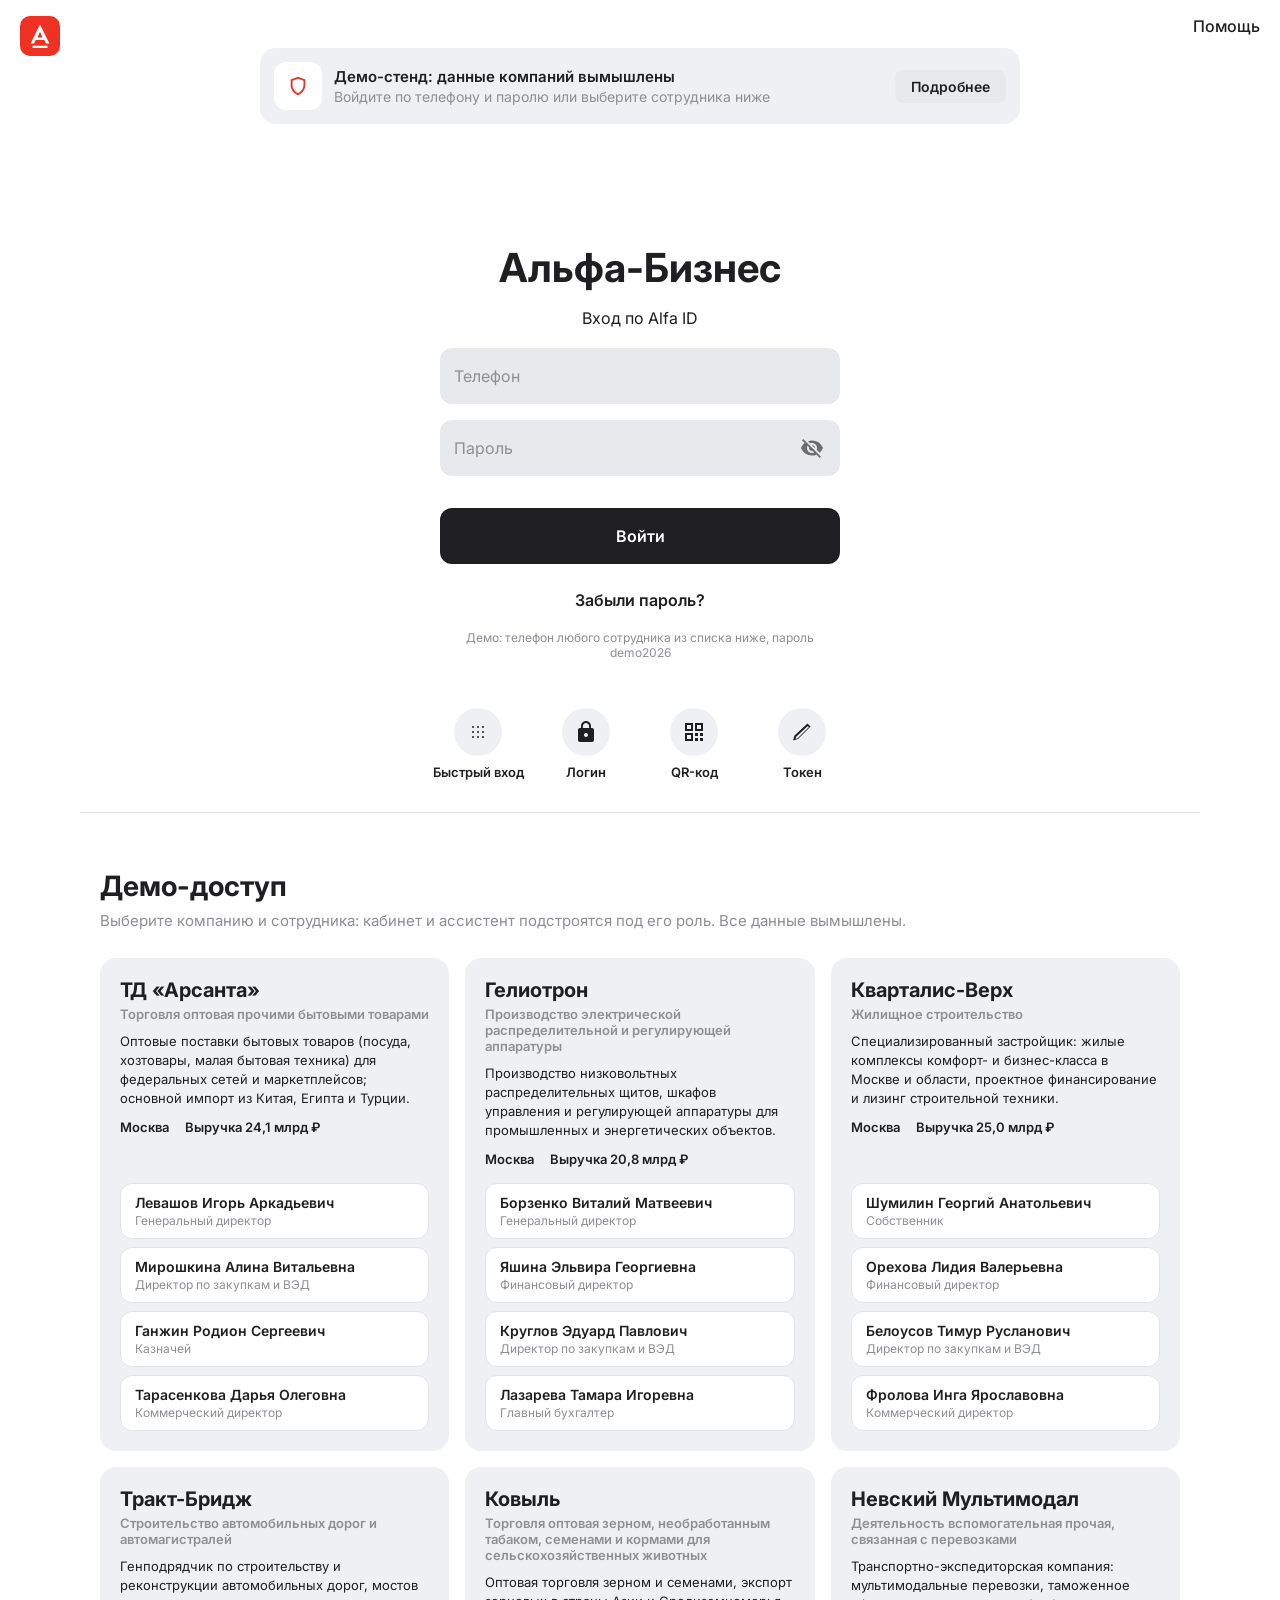
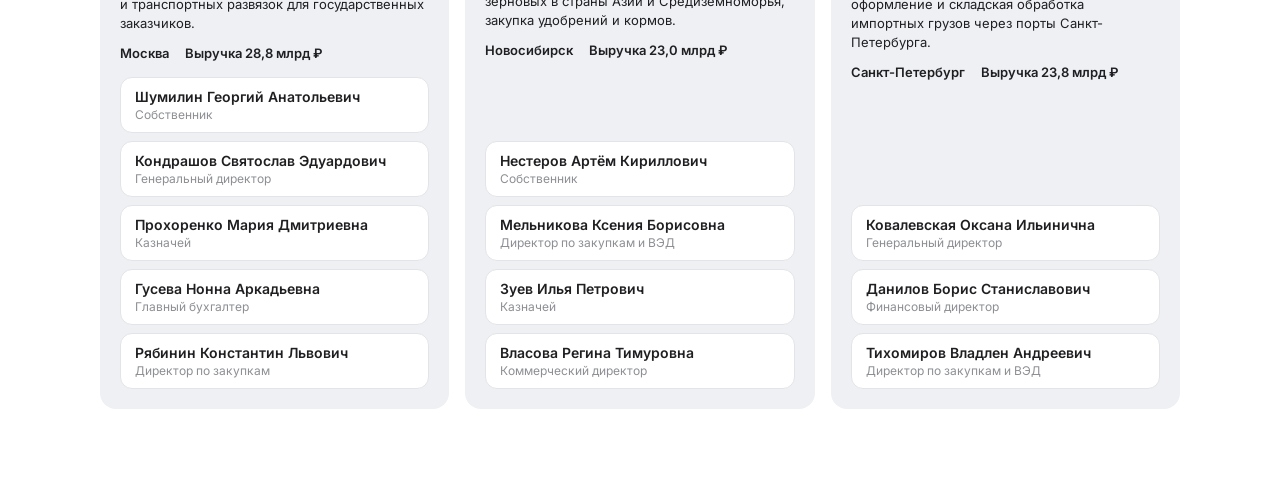
<file: src/frontend/login.html>
<!doctype html>
<html lang="ru">
<head>
  <meta charset="utf-8">
  <meta name="viewport" content="width=device-width, initial-scale=1">
  <title>Альфа-Бизнес · Вход</title>
  <link rel="preconnect" href="https://fonts.googleapis.com">
  <link rel="preconnect" href="https://fonts.gstatic.com" crossorigin>
  <link href="https://fonts.googleapis.com/css2?family=Inter:wght@400;500;600;700&display=swap" rel="stylesheet">
  <link rel="stylesheet" href="styles/tokens.css">
  <link rel="stylesheet" href="styles/login.css">
</head>
<body class="login-body">
  <div id="login"></div>
  <script type="module" src="src/login/main.js"></script>
</body>
</html>
</file>
<file: src/frontend/styles/tokens.css>
/* Figma variables `alfa/color` (file vjxsTW9WiBgu2OuJo2EJKM). */
:root {
  --bg-page: #f1f2f4;
  --bg-surface: #ffffff;
  --bg-muted: #e8e9ec;
  --bg-chip: #eef0f3;
  --line-default: #e3e4e8;

  --text-primary: #1f1f22;
  --text-secondary: #8d8f94;
  --text-inverse: #ffffff;

  --brand-red: #ef3124;
  --brand-blue: #2688eb;
  --brand-blue-soft: #e3f0ff;
  --brand-purple: #5b4fd6;
  --brand-purple-soft: #e8e6ff;

  --sev-attention: #ef3124;
  --sev-attention-soft: #fde7e5;
  --sev-watch: #e89a0c;
  --sev-watch-soft: #fff1d6;
  --sev-opportunity: #1fa463;
  --sev-opportunity-soft: #ddf4e7;

  --assistant-gradient: linear-gradient(135deg, #f03024 0%, #ff7359 71.4%);

  --font: "Inter", system-ui, -apple-system, "Segoe UI", Roboto, sans-serif;

  --drawer-width: 380px;
  --ease-out: cubic-bezier(0.22, 1, 0.36, 1);
  --ease-in-out: cubic-bezier(0.65, 0, 0.35, 1);
  --dur-fast: 160ms;
  --dur: 280ms;
  --dur-slow: 420ms;
}

@media (prefers-reduced-motion: reduce) {
  :root {
    --dur-fast: 1ms;
    --dur: 1ms;
    --dur-slow: 1ms;
  }
}
</file>
<file: src/frontend/styles/login.css>
/* Sign-in page (login.html). Standalone: only tokens.css is shared with the cabinet. */
*,
*::before,
*::after {
  box-sizing: border-box;
}

.login-body {
  margin: 0;
  background: var(--bg-surface);
  color: var(--text-primary);
  font-family: var(--font);
  -webkit-font-smoothing: antialiased;
}

:where(.login-body) button,
:where(.login-body) input {
  font: inherit;
  color: inherit;
}

:where(.login-body) button {
  cursor: pointer;
}

:where(.login) a:focus-visible,
:where(.login) button:focus-visible,
:where(.login) input:focus-visible {
  outline: 2px solid var(--brand-blue);
  outline-offset: 2px;
}

/* ---------- first screen: header, strip, form, alternative methods ---------- */
.login__screen {
  position: relative;
  display: flex;
  flex-direction: column;
  align-items: center;
  min-height: min(100vh, 760px);
  padding: 0 16px 32px;
}

.login__header {
  position: absolute;
  inset: 16px 20px auto;
  display: flex;
  justify-content: space-between;
  align-items: flex-start;
}

.login-logo {
  display: grid;
  place-items: center;
  width: 40px;
  height: 40px;
  border-radius: 10px;
  background: var(--brand-red);
  color: var(--text-inverse);
}

.login__help {
  font-size: 16px;
  font-weight: 500;
  color: var(--text-primary);
  text-decoration: none;
}

.login-strip {
  display: flex;
  align-items: center;
  gap: 12px;
  width: min(760px, 100%);
  margin-top: 48px;
  padding: 14px;
  border-radius: 16px;
  background: var(--bg-chip);
}

.login-strip > div {
  flex: 1;
  min-width: 0;
}

.login-strip__icon {
  display: grid;
  place-items: center;
  flex: none;
  width: 48px;
  height: 48px;
  border-radius: 12px;
  background: var(--bg-surface);
  color: var(--brand-red);
}

.login-strip__title {
  margin: 0;
  font-size: 15px;
  font-weight: 600;
}

.login-strip__text {
  margin: 2px 0 0;
  font-size: 14px;
  color: var(--text-secondary);
}

.login-strip__button {
  flex: none;
  padding: 8px 16px;
  border-radius: 8px;
  background: var(--bg-muted);
  font-size: 14px;
  font-weight: 600;
  color: var(--text-primary);
  text-decoration: none;
}

.login-form {
  display: flex;
  flex-direction: column;
  width: min(400px, 100%);
  margin-top: 120px;
}

.login-form__title {
  margin: 0;
  font-size: 40px;
  font-weight: 700;
  line-height: 1.2;
  text-align: center;
}

.login-form__subtitle {
  margin: 16px 0 20px;
  font-size: 16px;
  text-align: center;
}

.login-input {
  position: relative;
  margin-bottom: 16px;
}

.login-input__control {
  width: 100%;
  height: 56px;
  padding: 0 52px 0 12px;
  border: 2px solid transparent;
  border-radius: 12px;
  background: var(--bg-muted);
  font-size: 16px;
}

.login-input__control::placeholder {
  color: var(--text-secondary);
}

.login-input__control:focus {
  border-color: var(--text-primary);
  background: var(--bg-surface);
  outline: none;
}

.login-input__eye {
  position: absolute;
  top: 50%;
  right: 12px;
  display: grid;
  place-items: center;
  width: 32px;
  height: 32px;
  padding: 0;
  border: 0;
  background: none;
  color: #6b6d73;
  transform: translateY(-50%);
}

.login-form__error {
  margin: -4px 0 12px;
  font-size: 14px;
  color: var(--brand-red);
}

.login-form__error[hidden] {
  display: none;
}

.login-form__submit {
  height: 56px;
  margin-top: 16px;
  border: 0;
  border-radius: 12px;
  background: var(--text-primary);
  color: var(--text-inverse);
  font-size: 16px;
  font-weight: 600;
}

.login-form__forgot {
  align-self: center;
  margin-top: 22px;
  padding: 4px 8px;
  border: 0;
  background: none;
  font-size: 16px;
  font-weight: 600;
}

.login-form__hint {
  margin: 16px 0 0;
  font-size: 12px;
  text-align: center;
  color: var(--text-secondary);
}

.login-methods {
  display: flex;
  gap: 8px;
  margin: auto 0 0;
  padding: 48px 0 0;
  list-style: none;
}

.login-method {
  display: grid;
  justify-items: center;
  gap: 8px;
  width: 100px;
  padding: 0;
  border: 0;
  background: none;
  font-size: 13px;
  font-weight: 600;
  white-space: nowrap;
}

.login-method__circle {
  display: grid;
  place-items: center;
  width: 48px;
  height: 48px;
  border-radius: 50%;
  background: var(--bg-chip);
}

/* ---------- demo access ---------- */
.demo-access {
  max-width: 1120px;
  margin: 0 auto;
  padding: 56px 20px 80px;
  border-top: 1px solid var(--line-default);
  scroll-margin-top: 0;
}

.demo-access__title {
  margin: 0;
  font-size: 28px;
  font-weight: 700;
}

.demo-access__lead {
  margin: 8px 0 28px;
  font-size: 15px;
  color: var(--text-secondary);
}

.demo-grid {
  display: grid;
  grid-template-columns: repeat(auto-fill, minmax(320px, 1fr));
  gap: 16px;
}

.demo-card {
  display: flex;
  flex-direction: column;
  padding: 20px;
  border-radius: 16px;
  background: var(--bg-chip);
}

.demo-card__name {
  margin: 0;
  font-size: 20px;
  font-weight: 700;
}

.demo-card__sector {
  margin: 4px 0 0;
  font-size: 13px;
  font-weight: 600;
  color: var(--text-secondary);
}

.demo-card__description {
  margin: 10px 0 0;
  font-size: 13px;
  line-height: 1.45;
}

.demo-card__facts {
  display: flex;
  flex-wrap: wrap;
  gap: 6px 16px;
  margin: 12px 0 16px;
  font-size: 13px;
  font-weight: 600;
}

.demo-card__employees {
  display: grid;
  gap: 8px;
  margin: auto 0 0;
  padding: 0;
  list-style: none;
}

.demo-employee {
  display: grid;
  width: 100%;
  gap: 2px;
  padding: 10px 14px;
  border: 1px solid var(--line-default);
  border-radius: 12px;
  background: var(--bg-surface);
  text-align: left;
  transition: border-color var(--dur-fast), transform var(--dur-fast);
}

.demo-employee:hover {
  border-color: var(--text-primary);
}

.demo-employee__name {
  font-size: 14px;
  font-weight: 600;
}

.demo-employee__title {
  font-size: 12px;
  color: var(--text-secondary);
}

@media (max-width: 640px) {
  .login-strip {
    flex-wrap: wrap;
    margin-top: 72px;
  }

  .login-form {
    margin-top: 56px;
  }

  .login-form__title {
    font-size: 32px;
  }

  .login-methods {
    gap: 0;
  }

  .login-method {
    width: 80px;
  }
}
</file>
